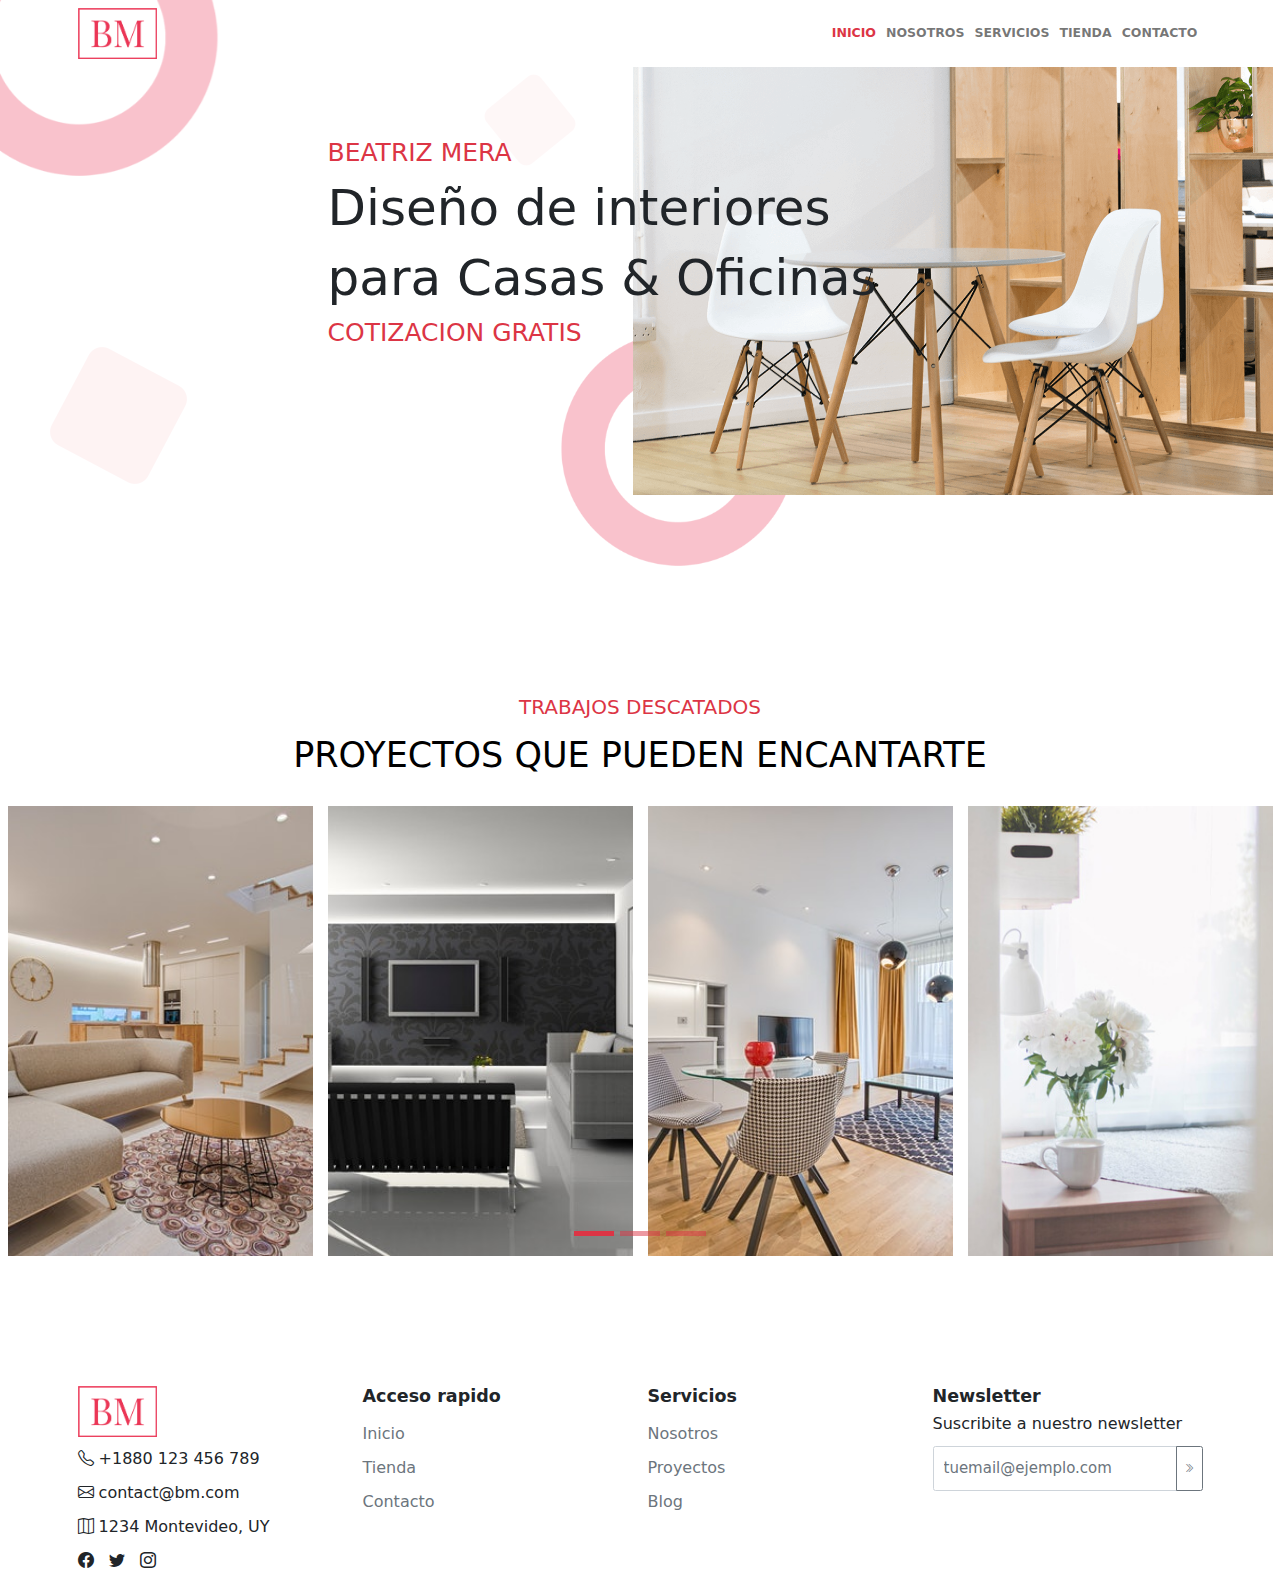
<file: index.html>
<!DOCTYPE html>
<html lang="en">

<head>
  <meta charset="UTF-8">
  <meta http-equiv="X-UA-Compatible" content="IE=edge">
  <meta name="viewport" content="width=device-width, initial-scale=1.0">
  <title>Desafio Coder</title>
  <link rel="stylesheet" href="css/bootstrap.min.css">
  <link rel="stylesheet" href="css/app.css">
</head>

<body>
  <header class="header">
    <img src="assets/images/shapes/shape-1.png" class="shape-left">
    <img src="assets/images/shapes/shape-3.png" class="shape-animation">
    <img src="assets/images/shapes/shape-2.png" class="shape-animation-top">

    <nav class="navbar navbar-expand-lg navbar-light bg-white container-fluid fixed-top ">
      <div class="container-xl">
        <a class="navbar-brand" href="#">
          <img src="assets/images/logo.png" class="nav__logo" alt="logo">
        </a>
        <button class="navbar-toggler" type="button" data-bs-toggle="collapse" data-bs-target="#navegacion">
          <span class="navbar-toggler-icon"></span>
        </button>
        <div class="collapse navbar-collapse justify-content-end" id="navegacion">
          <div class="navbar-nav text-uppercase fs-5 fw-bold ">
            <a class="nav-link active text-danger" href="index.html">Inicio</a>
            <a class="nav-link" href="nosotros.html">Nosotros</a>
            <a class="nav-link" href="servicios.html">Servicios</a>
            <a class="nav-link" href="tienda.html">Tienda</a>
            <a class="nav-link" href="contacto.html">Contacto</a>
          </div>
        </div>
      </div>
    </nav>

    <div class="row header__hero align-items-center justify-content-center container-fluid">
      <div class="col-12 col-xl-6 header__content ">
        <h1>
          <p class="text-uppercase text-danger">beatriz mera</p>
          <p class="display-1">Diseño de interiores</p>
          <p class="display-1">para Casas & Oficinas</p>
          <p class="text-uppercase text-danger">cotizacion gratis</p>
        </h1>
      </div>
      <div class="col-6 header__bg">
        <img src="assets/images/shapes/shape-4.png" class="shape-bg">
      </div>
    </div>
  </header>


  <main>

    <section class="proyectos container-fluid">
      <h3 class="text-center text-danger text-uppercase fs-2 mb-4">trabajos descatados</h3>
      <h2 class="text-center text-black text-uppercase display-4  mb-5"> proyectos que pueden encantarte</h2>
      <div class="row">
        <div class="col-12">
          <div id="carCoder" class="carousel" data-bs-ride="carousel">
            <div class="carousel-indicators">
              <button type="button" data-bs-target="#carCoder" data-bs-slide-to="0" class="active bg-danger"></button>
              <button type="button" class="bg-danger" data-bs-target="#carCoder" data-bs-slide-to="1"></button>
              <button type="button" class="bg-danger test-4" data-bs-target="#carCoder" data-bs-slide-to="2"></button>
            </div>

            <div class="carousel-inner">
              <div class="carousel-item active">
                <div class="row">
                  <div class="col-12 col-sm-6 col-lg-4 col-xl-3">
                    <img src="assets/images/proyectos/p-1.jpg" class="img-fluid img-car">
                  </div>
                  <div class="d-none d-sm-block col-sm-6 col-lg-4 col-xl-3">
                    <img src="assets/images/proyectos/p-2.jpg" class="img-fluid img-car">
                  </div>
                  <div class="col-3 d-none d-lg-block col-lg-4 col-xl-3">
                    <img src="assets/images/proyectos/p-3.jpg" class="img-fluid img-car">
                  </div>
                  <div class="col-3 d-none d-xl-block col-xl-3">
                    <img src="assets/images/proyectos/p-4.jpg" class="img-fluid img-car">
                  </div>
                </div>
              </div>

              <div class="carousel-item">
                <div class="row">
                  <div class="col-12 col-sm-6 col-lg-4 col-xl-3">
                    <img src="assets/images/proyectos/p-5.jpg" class="img-fluid img-car">
                  </div>
                  <div class="d-none d-sm-block col-sm-6 col-lg-4 col-xl-3">
                    <img src="assets/images/proyectos/p-6.jpg" class="img-fluid img-car">
                  </div>
                  <div class="col-3 d-none d-lg-block col-lg-4 col-xl-3">
                    <img src="assets/images/proyectos/p-7.jpg" class="img-fluid img-car">
                  </div>
                  <div class="col-3 d-none d-xl-block col-xl-3">
                    <img src="assets/images/proyectos/p-8.jpg" class="img-fluid img-car">
                  </div>
                </div>
              </div>

              <div class="carousel-item">
                <div class="row">
                  <div class="col-12 col-sm-6 col-lg-4 col-xl-3">
                    <img src="assets/images/proyectos/p-9.jpg" class="img-fluid img-car">
                  </div>
                  <div class="d-none d-sm-block col-sm-6 col-lg-4 col-xl-3">
                    <img src="assets/images/proyectos/p-10.jpg" class="img-fluid img-car">
                  </div>
                  <div class="col-3 d-none d-lg-block col-lg-4 col-xl-3">
                    <img src="assets/images/proyectos/p-11.jpg" class="img-fluid img-car">
                  </div>
                  <div class="col-3 d-none d-xl-block col-xl-3">
                    <img src="assets/images/proyectos/p-12.jpg" class="img-fluid img-car">
                  </div>
                </div>
              </div>

            </div>
          </div>
        </div>
      </div>
    </section>

  </main>

  <footer class="footer container-xl pb-2">
    <div class="row ">
      <div class="col-12 col-md-4  col-lg-3 mt-5">
        <img src="assets/images/logo.png" class="nav__logo">
        <div class="footer__info d-flex flex-column p-0 m-0">
          <a><i class="bi bi-telephone"></i> +1880 123 456 789</a>
          <a><i class="bi bi-envelope"></i> contact@bm.com</a>
          <a><i class="bi bi-map"></i> 1234 Montevideo, UY</a>
        </div>
        <div class="footer__socials d-row">
          <i class="bi bi-facebook me-3"></i>
          <i class="bi bi-twitter me-3"></i>
          <i class="bi bi-instagram me-3"></i>
        </div>

      </div>
      <div class="col-12 col-sm-6 col-md-4 col-lg-3  mt-5 ">
        <h3 class=" fw-bold">Acceso rapido</h3>
        <div class="footer__info d-flex flex-column text-decoration-none">
          <a href="index.html" class="text-secondary">Inicio</a>
          <a href="tienda.html" class="text-secondary">Tienda</a>
          <a href="contacto.html" class="text-secondary">Contacto</a>
        </div>

      </div>
      <div class="col-12  col-sm-6 col-md-4 col-lg-3 mt-5">
        <h3 class=" fw-bold">Servicios</h3>
        <div class="footer__info d-flex flex-column">
          <a href="nosotros.html" class="text-secondary">Nosotros</a>
          <a href="servicios.html" class="text-secondary">Proyectos</a>
          <a href="#" class="text-secondary">Blog</a>
        </div>
      </div>
      <div class="col-6 col-sm-4 col-lg-3  mt-5">
        <h3 class=" fw-bold ">Newsletter</h3>
        <p class="text-nowrap">Suscribite a nuestro newsletter</p>
        <div class="input-group">
          <input type="email" class="form-control p-3 fs-4" placeholder="tuemail@ejemplo.com">
          <button class="btn btn-outline-secondary" type="button"><i class="bi bi-chevron-double-right"></i></button>
        </div>
      </div>
    </div>

  </footer>




  <script src="js/bootstrap.bundle.min.js"></script>
</body>

</html>
</file>
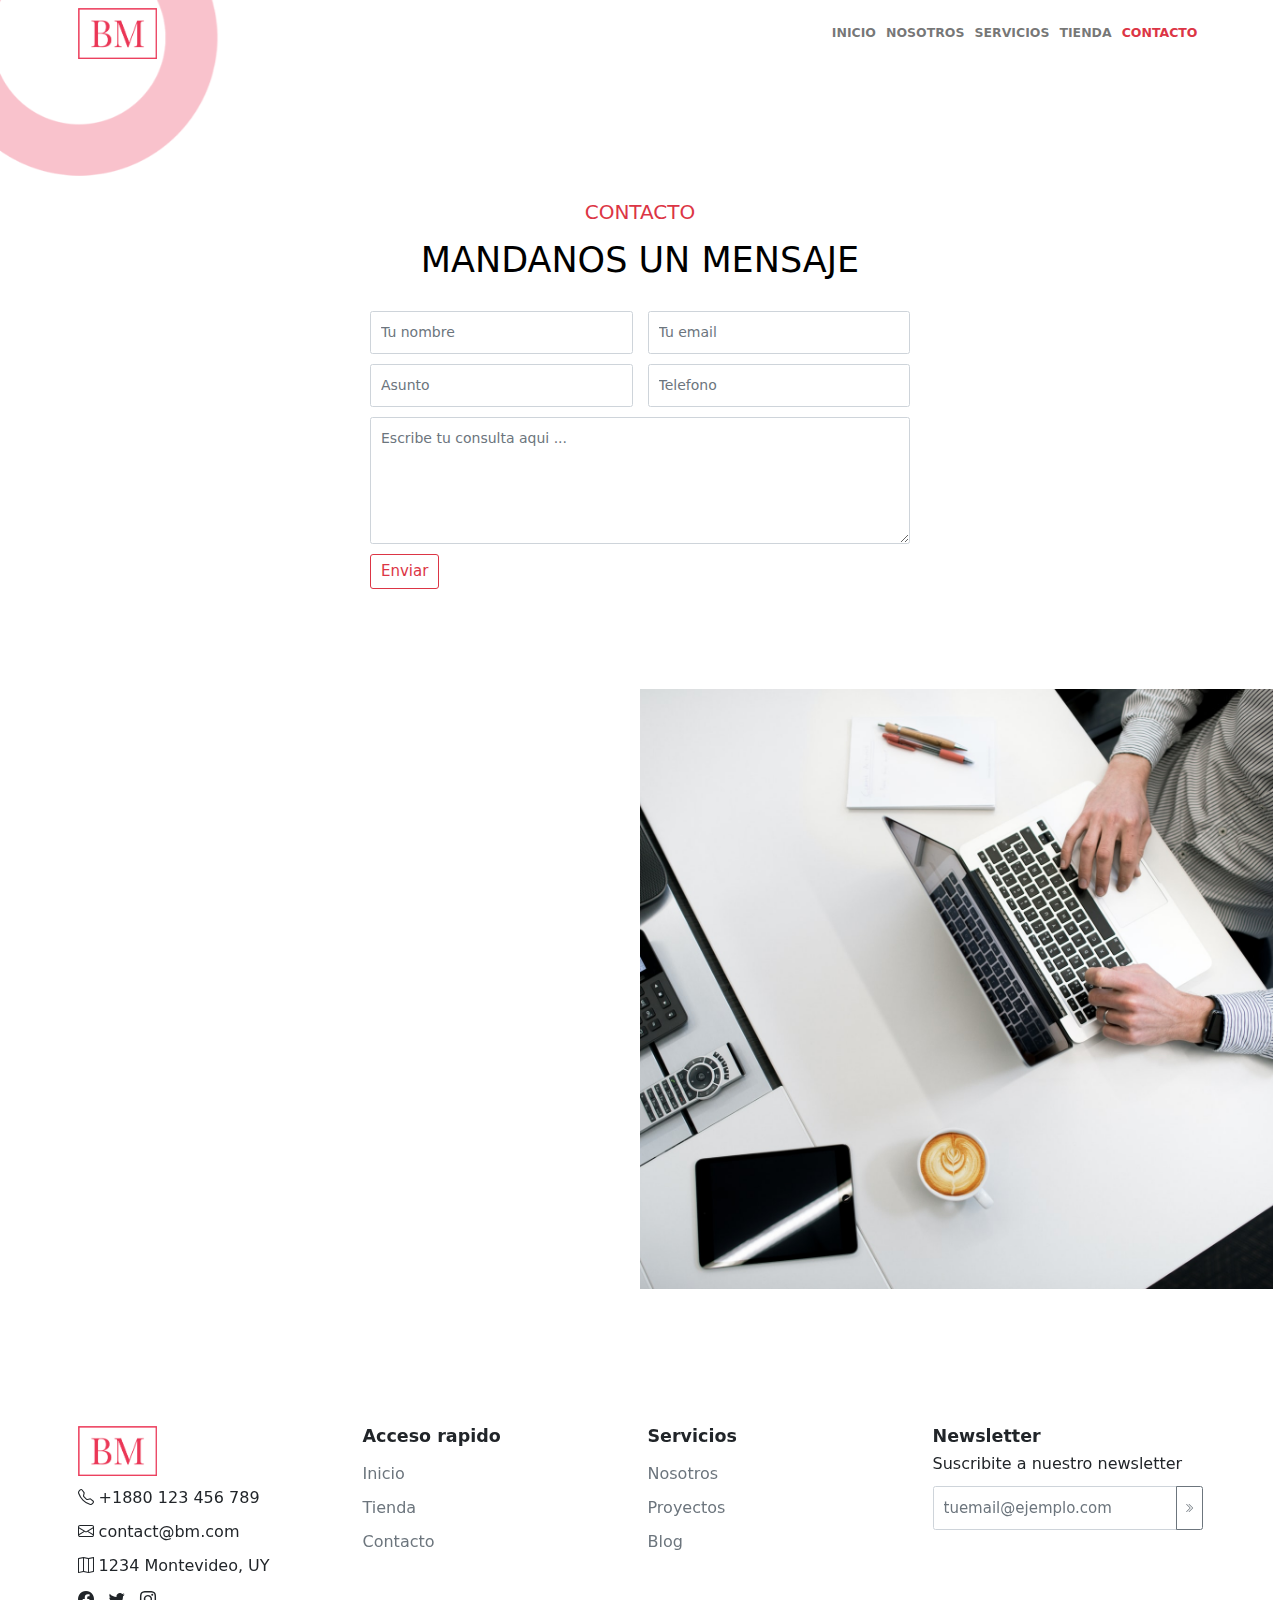
<file: contacto.html>
<!DOCTYPE html>
<html lang="en">

<head>
  <meta charset="UTF-8">
  <meta http-equiv="X-UA-Compatible" content="IE=edge">
  <meta name="viewport" content="width=device-width, initial-scale=1.0">
  <title>Desafio Coder</title>
  <link rel="stylesheet" href="css/bootstrap.min.css">
  <link rel="stylesheet" href="css/app.css">
</head>

<body>

  <header class="header">
    <nav class="navbar navbar-expand-lg navbar-light bg-white container-fluid fixed-top">
      <img src="assets/images/shapes/shape-1.png" class="shape-left">
      <div class="container-xl">
        <a class="navbar-brand" href="#">
          <img src="assets/images/logo.png" class="nav__logo" alt="logo">
        </a>
        <button class="navbar-toggler" type="button" data-bs-toggle="collapse" data-bs-target="#navegacion">
          <span class="navbar-toggler-icon"></span>
        </button>
        <div class="collapse navbar-collapse justify-content-end" id="navegacion">
          <div class="navbar-nav text-uppercase fs-5 fw-bold ">
            <a class="nav-link" href="index.html">Inicio</a>
            <a class="nav-link" href="nosotros.html">Nosotros</a>
            <a class="nav-link" href="servicios.html">Servicios</a>
            <a class="nav-link" href="tienda.html">Tienda</a>
            <a class="nav-link active text-danger" href="contacto.html">Contacto</a>
          </div>
        </div>
      </div>
    </nav>
  </header>

  <main>

    <section class="contacto container-xl">
      <div class="text-center">
        <h3 class="text-center text-danger text-uppercase fs-2 mb-4">Contacto</h3>
        <h2 class="text-center text-black text-uppercase display-4  mb-5">Mandanos un mensaje</h2>
      </div>

      <div class="row justify-content-center">
        <form class="row col-md-8 col-lg-6">
          <div class="col-12 col-sm-6  mb-3">
            <input type="text" class="form-control" placeholder="Tu nombre">
          </div>
          <div class="col-12 col-sm-6 mb-3">
            <input type="email" class="form-control" placeholder="Tu email">
          </div>
          <div class="col-12 col-sm-6 mb-3">
            <input type="email" class="form-control" placeholder="Asunto">
          </div>
          <div class="col-12 col-sm-6 mb-3">
            <input type="email" class="form-control" placeholder="Telefono">
          </div>
          <div class="col-12 mb-3">
            <textarea class="form-control" id="mnsj" cols="30" rows="5"
              placeholder="Escribe tu consulta aqui ..."></textarea>
          </div>
          <div class="col-3">
            <button type="submit" class="btn btn-outline-danger fs-4 btn-lg">Enviar</button>
          </div>
        </form>
      </div>
    </section>

    <div class="container-fluid">
      <div class="row g-0">
        <div class="col-12 col-sm-6">
          <iframe width="100%" height="600px" frameborder="0" scrolling="no" marginheight="0" marginwidth="0"
            src="https://maps.google.com/maps?width=100%25&amp;height=600&amp;hl=en&amp;q=uruguay%20montevideo+(Design)&amp;t=&amp;z=14&amp;ie=UTF8&amp;iwloc=B&amp;output=embed"><a
              href="#"></a></iframe>
        </div>
        <div class="col-12 col-sm-6">
          <img src="assets/images/contactobg.jpg" class="contacto__img">
        </div>
      </div>
    </div>

  </main>

  <footer class="footer container-xl pb-2">
    <div class="row ">
      <div class="col-12 col-md-4  col-lg-3 mt-5">
        <img src="assets/images/logo.png" class="nav__logo">
        <div class="footer__info d-flex flex-column p-0 m-0">
          <a><i class="bi bi-telephone"></i> +1880 123 456 789</a>
          <a><i class="bi bi-envelope"></i> contact@bm.com</a>
          <a><i class="bi bi-map"></i> 1234 Montevideo, UY</a>
        </div>
        <div class="footer__socials d-row">
          <i class="bi bi-facebook me-3"></i>
          <i class="bi bi-twitter me-3"></i>
          <i class="bi bi-instagram me-3"></i>
        </div>

      </div>
      <div class="col-12 col-sm-6 col-md-4 col-lg-3  mt-5 ">
        <h3 class=" fw-bold">Acceso rapido</h3>
        <div class="footer__info d-flex flex-column text-decoration-none">
          <a href="index.html" class="text-secondary">Inicio</a>
          <a href="tienda.html" class="text-secondary">Tienda</a>
          <a href="contacto.html" class="text-secondary">Contacto</a>
        </div>

      </div>
      <div class="col-12  col-sm-6 col-md-4 col-lg-3 mt-5">
        <h3 class=" fw-bold">Servicios</h3>
        <div class="footer__info d-flex flex-column">
          <a href="nosotros.html" class="text-secondary">Nosotros</a>
          <a href="servicios.html" class="text-secondary">Proyectos</a>
          <a href="#" class="text-secondary">Blog</a>
        </div>
      </div>
      <div class="col-6 col-sm-4 col-lg-3  mt-5">
        <h3 class=" fw-bold ">Newsletter</h3>
        <p class="text-nowrap">Suscribite a nuestro newsletter</p>
        <div class="input-group">
          <input type="email" class="form-control p-3 fs-4" placeholder="tuemail@ejemplo.com">
          <button class="btn btn-outline-secondary" type="button"><i class="bi bi-chevron-double-right"></i></button>
        </div>
      </div>
    </div>

  </footer>




  <script src="js/bootstrap.bundle.min.js"></script>
</body>

</html>
</file>
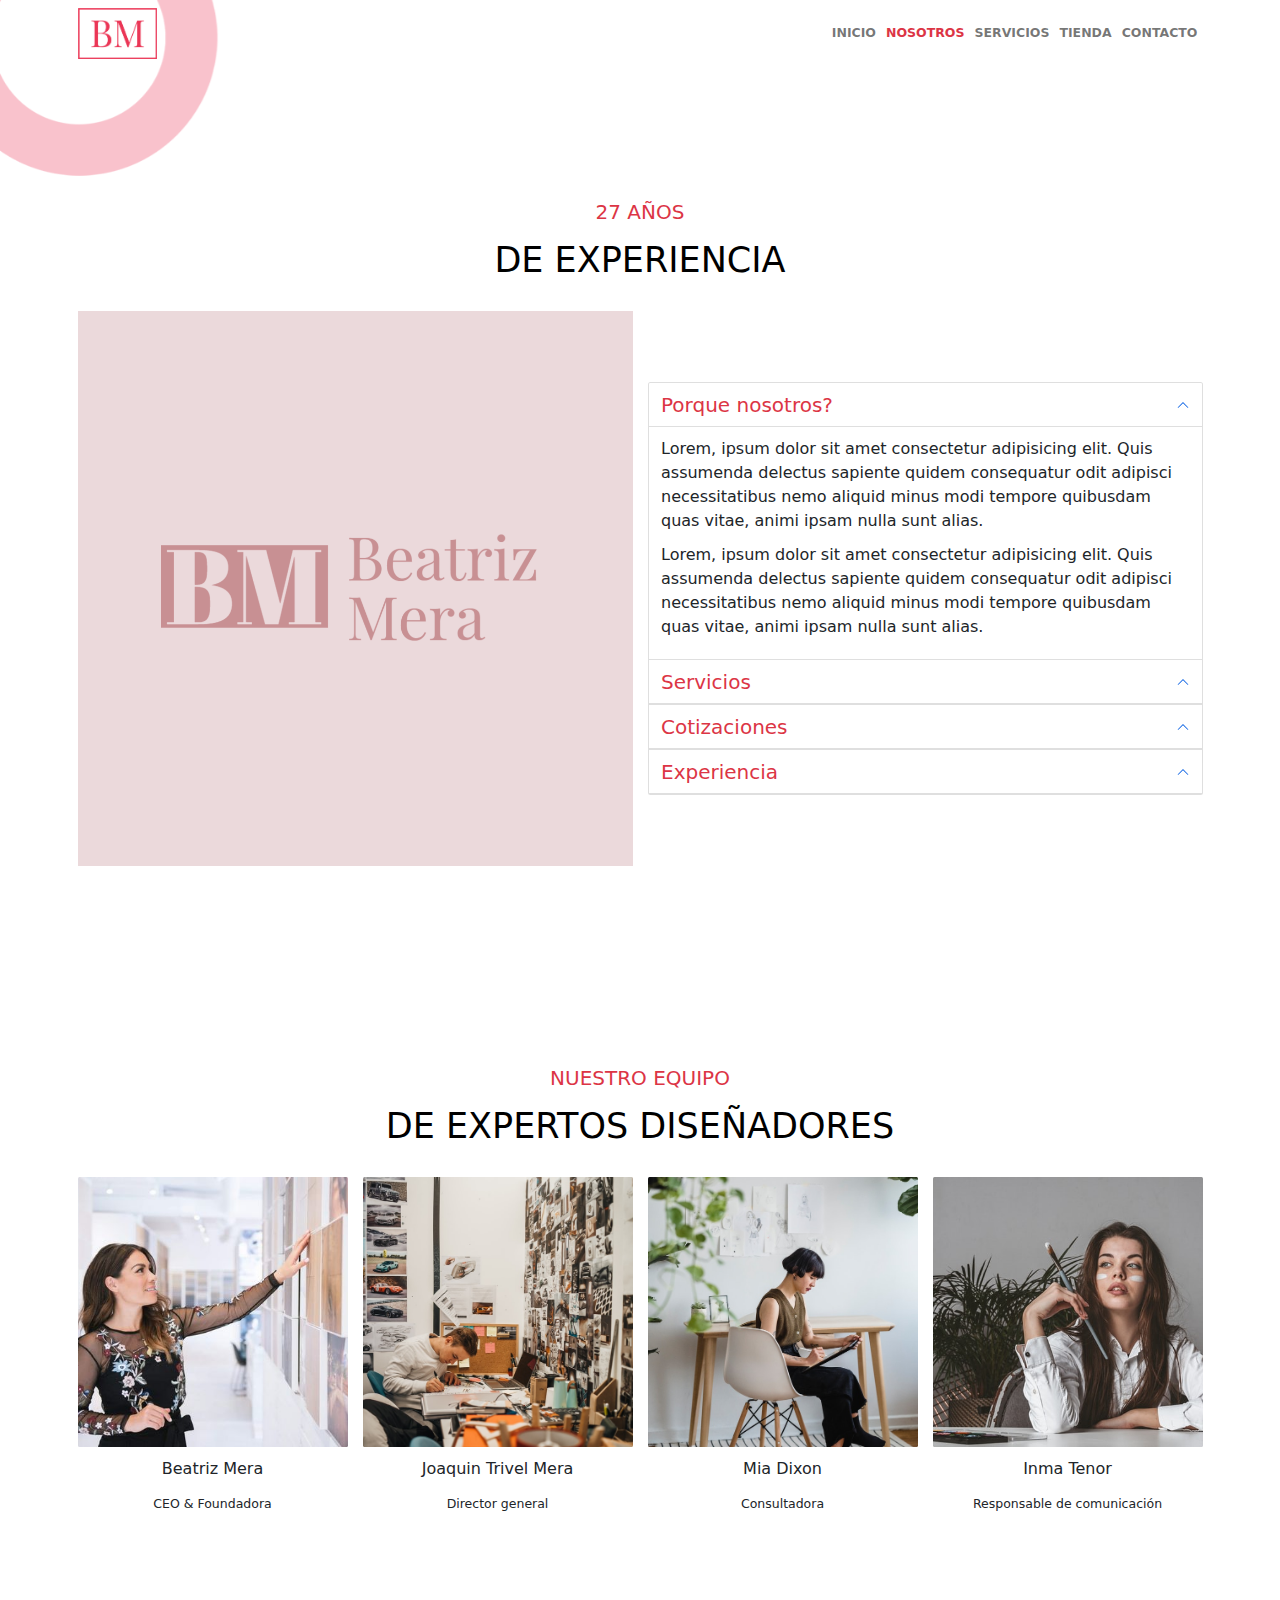
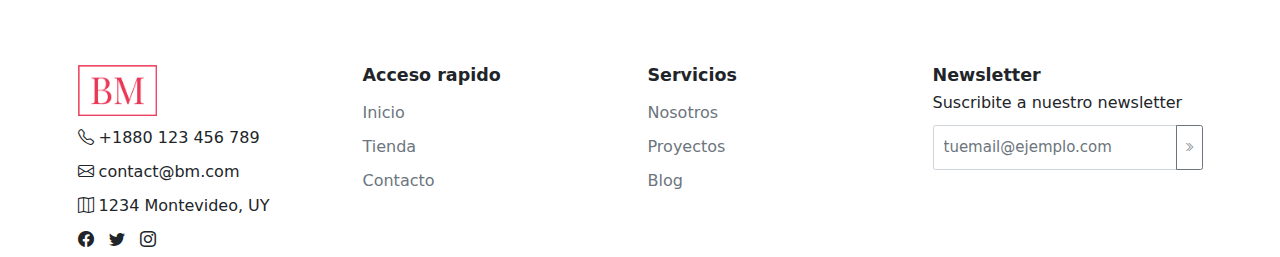
<file: nosotros.html>
<!DOCTYPE html>
<html lang="en">

<head>
  <meta charset="UTF-8">
  <meta http-equiv="X-UA-Compatible" content="IE=edge">
  <meta name="viewport" content="width=device-width, initial-scale=1.0">
  <title>Desafio Coder</title>
  <link rel="stylesheet" href="css/bootstrap.min.css">
  <link rel="stylesheet" href="css/app.css">
</head>

<body>

  <header class="header">
    <nav class="navbar navbar-expand-lg navbar-light bg-white container-fluid fixed-top">
      <img src="assets/images/shapes/shape-1.png" class="shape-left">
      <div class="container-xl">
        <a class="navbar-brand" href="#">
          <img src="assets/images/logo.png" class="nav__logo" alt="logo">
        </a>
        <button class="navbar-toggler" type="button" data-bs-toggle="collapse" data-bs-target="#navegacion">
          <span class="navbar-toggler-icon"></span>
        </button>
        <div class="collapse navbar-collapse justify-content-end" id="navegacion">
          <div class="navbar-nav text-uppercase fs-5 fw-bold ">
            <a class="nav-link" href="index.html">Inicio</a>
            <a class="nav-link active text-danger" href="nosotros.html">Nosotros</a>
            <a class="nav-link" href="servicios.html">Servicios</a>
            <a class="nav-link" href="tienda.html">Tienda</a>
            <a class="nav-link" href="contacto.html">Contacto</a>
          </div>
        </div>
      </div>
    </nav>
  </header>

  <main>

    <section class="nosotros container-lg">
      <div class="text-center">
        <h3 class="text-center text-danger text-uppercase fs-2 mb-4">27 años</h3>
        <h2 class="text-center text-black text-uppercase display-4  mb-5"> de experiencia</h2>
      </div>

      <div class="row align-items-center">
        <div class="col-12 col-md-6">
          <img src="assets/images/nosotros.png" class="img-fluid">
        </div>

        <div class="col-12 col-md-6">
          <div class="accordion" id="faq">

            <div class="accordion-item">
              <h2 class="accordion-header" id="heading-1">
                <button class="accordion-button bg-white text-danger fs-2" type="button" data-bs-toggle="collapse"
                  data-bs-target="#faq-1">
                  Porque nosotros?
                </button>
              </h2>
              <div id="faq-1" class="accordion-collapse collapse show" data-bs-parent="#faq">
                <div class="accordion-body">
                  <p>Lorem, ipsum dolor sit amet consectetur adipisicing elit. Quis assumenda delectus sapiente quidem
                    consequatur odit adipisci necessitatibus nemo aliquid minus modi tempore quibusdam quas vitae, animi
                    ipsam nulla sunt alias.</p>
                  <p>Lorem, ipsum dolor sit amet consectetur adipisicing elit. Quis assumenda delectus sapiente quidem
                    consequatur odit adipisci necessitatibus nemo aliquid minus modi tempore quibusdam quas vitae, animi
                    ipsam nulla sunt alias.</p>
                </div>
              </div>
            </div>

            <div class="accordion-item">
              <h2 class="accordion-header" id="heading-2">
                <button class="accordion-button bg-white text-danger fs-2" type="button" data-bs-toggle="collapse"
                  data-bs-target="#faq-2">
                  Servicios
                </button>
              </h2>
              <div id="faq-2" class="accordion-collapse collapse" data-bs-parent="#faq">
                <div class="accordion-body">
                  <p>Lorem, ipsum dolor sit amet consectetur adipisicing elit. Quis assumenda delectus sapiente quidem
                    consequatur odit adipisci necessitatibus nemo aliquid minus modi tempore quibusdam quas vitae, animi
                    ipsam nulla sunt alias.</p>
                  <p>Lorem, ipsum dolor sit amet consectetur adipisicing elit. Quis assumenda delectus sapiente quidem
                    consequatur odit adipisci necessitatibus nemo aliquid minus modi tempore quibusdam quas vitae, animi
                    ipsam nulla sunt alias.</p>
                </div>
              </div>
            </div>

            <div class="accordion-item">
              <h2 class="accordion-header" id="heading-3">
                <button class="accordion-button bg-white text-danger fs-2" type="button" data-bs-toggle="collapse"
                  data-bs-target="#faq-3">
                  Cotizaciones
                </button>
              </h2>
              <div id="faq-3" class="accordion-collapse collapse" data-bs-parent="#faq">
                <div class="accordion-body">
                  <p>Lorem, ipsum dolor sit amet consectetur adipisicing elit. Quis assumenda delectus sapiente quidem
                    consequatur odit adipisci necessitatibus nemo aliquid minus modi tempore quibusdam quas vitae, animi
                    ipsam nulla sunt alias.</p>
                  <p>Lorem, ipsum dolor sit amet consectetur adipisicing elit. Quis assumenda delectus sapiente quidem
                    consequatur odit adipisci necessitatibus nemo aliquid minus modi tempore quibusdam quas vitae, animi
                    ipsam nulla sunt alias.</p>
                </div>
              </div>
            </div>

            <div class="accordion-item">
              <h2 class="accordion-header" id="heading-4">
                <button class="accordion-button bg-white text-danger fs-2" type="button" data-bs-toggle="collapse"
                  data-bs-target="#faq-4">
                  Experiencia
                </button>
              </h2>
              <div id="faq-4" class="accordion-collapse collapse" data-bs-parent="#faq">
                <div class="accordion-body">
                  <p>Lorem, ipsum dolor sit amet consectetur adipisicing elit. Quis assumenda delectus sapiente quidem
                    consequatur odit adipisci necessitatibus nemo aliquid minus modi tempore quibusdam quas vitae, animi
                    ipsam nulla sunt alias.</p>
                  <p>Lorem, ipsum dolor sit amet consectetur adipisicing elit. Quis assumenda delectus sapiente quidem
                    consequatur odit adipisci necessitatibus nemo aliquid minus modi tempore quibusdam quas vitae, animi
                    ipsam nulla sunt alias.</p>
                </div>
              </div>
            </div>

          </div>
        </div>
      </div>

      <div class="row equipo">
        <div class="text-center">
          <h3 class="text-center text-danger text-uppercase fs-2 mb-4">Nuestro Equipo</h3>
          <h2 class="text-center text-black text-uppercase display-4  mb-5"> de expertos diseñadores</h2>
        </div>

        <div class=" col-sm-6  col-lg-3  ">
          <div class="card">
            <img src="assets/images/team/member-1.jpg" class="card-img">
            <div class="card-body text-center">
              <p>Beatriz Mera</p>
              <span class="lead">CEO & Foundadora</span>
              <p></p>
            </div>
          </div>
        </div>

        <div class=" col-sm-6  col-lg-3">
          <div class="card">
            <img src="assets/images/team/member-2.jpg" class="card-img">
            <div class="card-body text-center">
              <p>Joaquin Trivel Mera</p>
              <span class="lead">Director general</span>
              <p></p>
            </div>
          </div>
        </div>

        <div class=" col-sm-6  col-lg-3">
          <div class="card">
            <img src="assets/images/team/member-3.jpg" class="card-img">
            <div class="card-body text-center">
              <p>Mia Dixon</p>
              <span class="lead">Consultadora</span>
              <p></p>
            </div>
          </div>
        </div>

        <div class=" col-sm-6  col-lg-3">
          <div class="card">
            <img src="assets/images/team/member-4.jpg" class="card-img">
            <div class="card-body text-center">
              <p>Inma Tenor</p>
              <span class="lead">Responsable de comunicación</span>
              <p></p>
            </div>
          </div>
        </div>

      </div>


    </section>

  </main>

  <footer class="footer container-xl pb-2">
    <div class="row ">
      <div class="col-12 col-md-4  col-lg-3 mt-5">
        <img src="assets/images/logo.png" class="nav__logo">
        <div class="footer__info d-flex flex-column p-0 m-0">
          <a><i class="bi bi-telephone"></i> +1880 123 456 789</a>
          <a><i class="bi bi-envelope"></i> contact@bm.com</a>
          <a><i class="bi bi-map"></i> 1234 Montevideo, UY</a>
        </div>
        <div class="footer__socials d-row">
          <i class="bi bi-facebook me-3"></i>
          <i class="bi bi-twitter me-3"></i>
          <i class="bi bi-instagram me-3"></i>
        </div>

      </div>
      <div class="col-12 col-sm-6 col-md-4 col-lg-3  mt-5 ">
        <h3 class=" fw-bold">Acceso rapido</h3>
        <div class="footer__info d-flex flex-column text-decoration-none">
          <a href="index.html" class="text-secondary">Inicio</a>
          <a href="tienda.html" class="text-secondary">Tienda</a>
          <a href="contacto.html" class="text-secondary">Contacto</a>
        </div>

      </div>
      <div class="col-12  col-sm-6 col-md-4 col-lg-3 mt-5">
        <h3 class=" fw-bold">Servicios</h3>
        <div class="footer__info d-flex flex-column">
          <a href="nosotros.html" class="text-secondary">Nosotros</a>
          <a href="servicios.html" class="text-secondary">Proyectos</a>
          <a href="#" class="text-secondary">Blog</a>
        </div>
      </div>
      <div class="col-6 col-sm-4 col-lg-3  mt-5">
        <h3 class=" fw-bold ">Newsletter</h3>
        <p class="text-nowrap">Suscribite a nuestro newsletter</p>
        <div class="input-group">
          <input type="email" class="form-control p-3 fs-4" placeholder="tuemail@ejemplo.com">
          <button class="btn btn-outline-secondary" type="button"><i class="bi bi-chevron-double-right"></i></button>
        </div>
      </div>
    </div>

  </footer>




  <script src="js/bootstrap.bundle.min.js"></script>
</body>

</html>
</file>
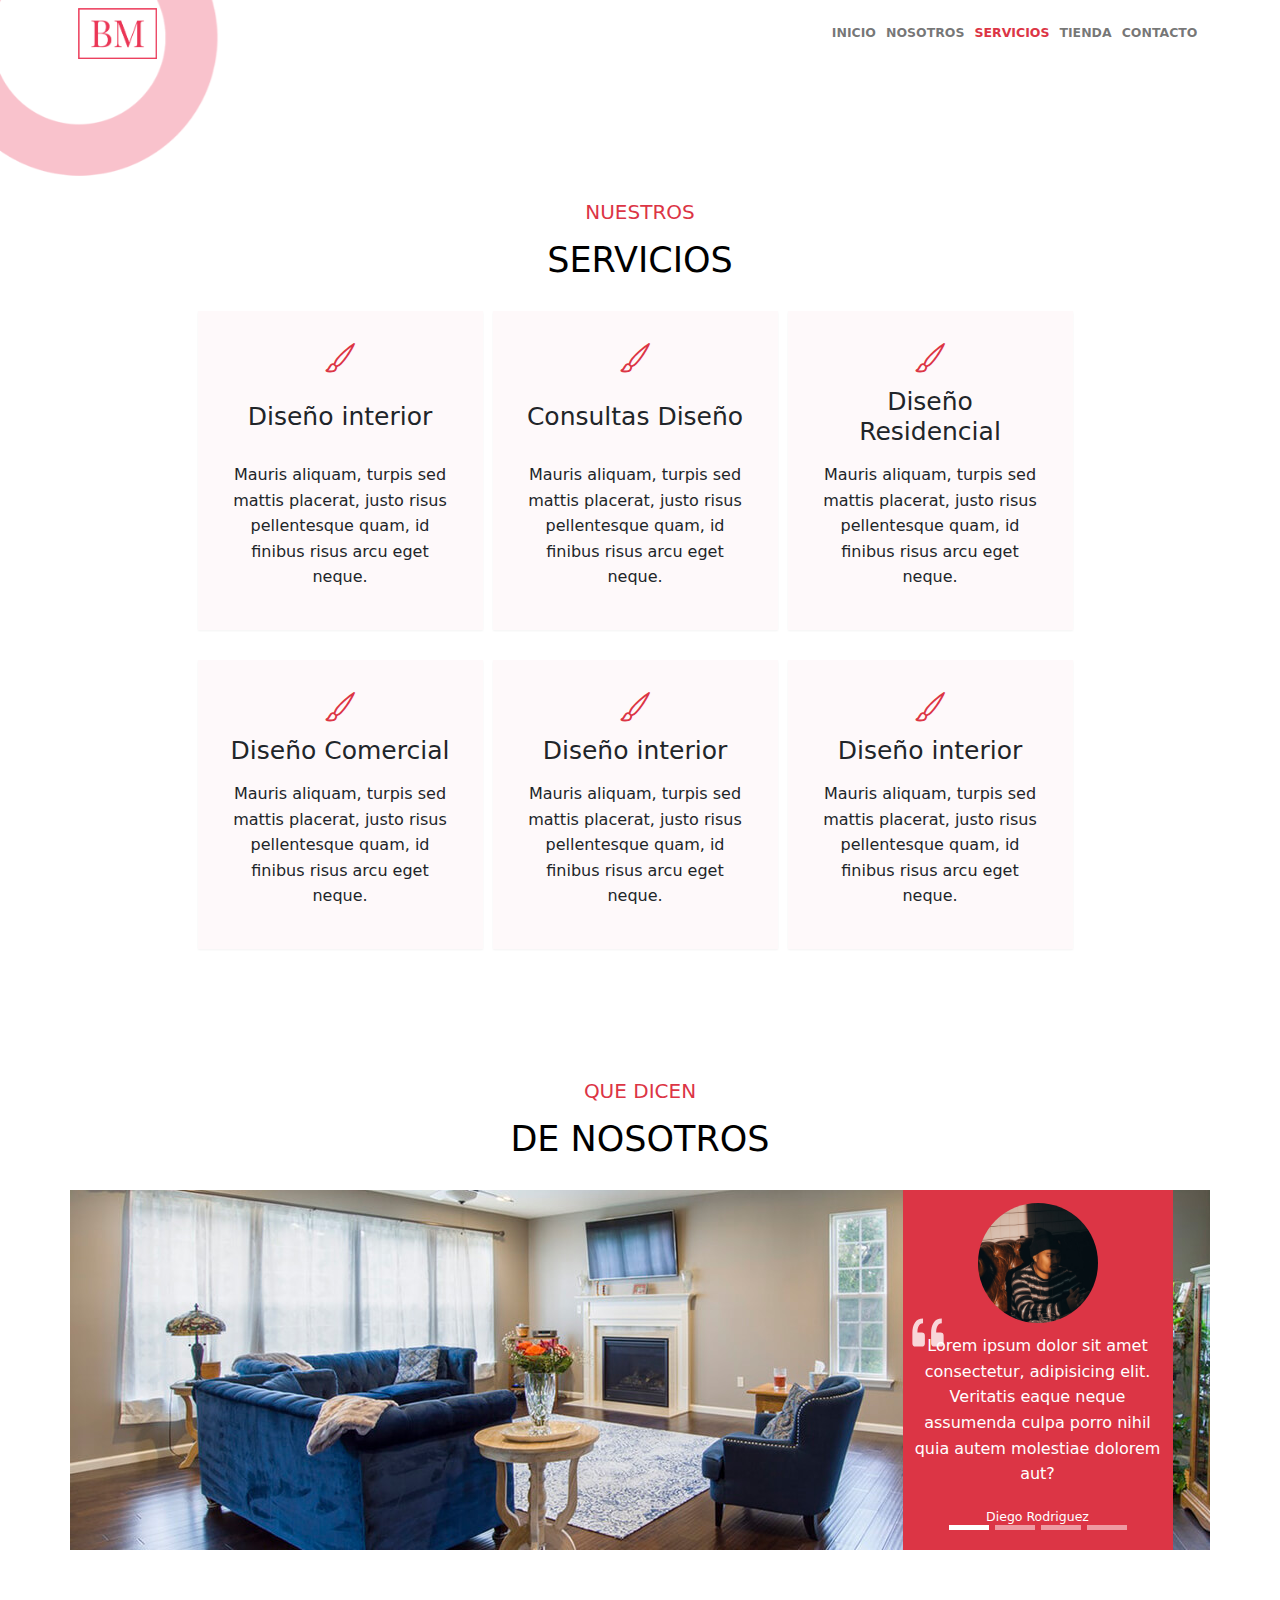
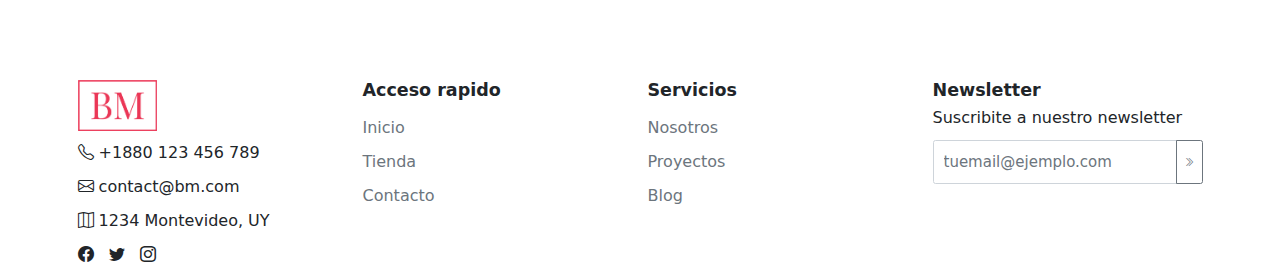
<file: servicios.html>
<!DOCTYPE html>
<html lang="en">

<head>
  <meta charset="UTF-8">
  <meta http-equiv="X-UA-Compatible" content="IE=edge">
  <meta name="viewport" content="width=device-width, initial-scale=1.0">
  <title>Desafio Coder</title>
  <link rel="stylesheet" href="css/bootstrap.min.css">
  <link rel="stylesheet" href="css/app.css">
</head>

<body>

  <header class="header">
    <nav class="navbar navbar-expand-lg navbar-light bg-white container-fluid fixed-top">
      <img src="assets/images/shapes/shape-1.png" class="shape-left">
      <div class="container-xl">
        <a class="navbar-brand" href="#">
          <img src="assets/images/logo.png" class="nav__logo" alt="logo">
        </a>
        <button class="navbar-toggler" type="button" data-bs-toggle="collapse" data-bs-target="#navegacion">
          <span class="navbar-toggler-icon"></span>
        </button>
        <div class="collapse navbar-collapse justify-content-end" id="navegacion">
          <div class="navbar-nav text-uppercase fs-5 fw-bold ">
            <a class="nav-link" href="index.html">Inicio</a>
            <a class="nav-link" href="nosotros.html">Nosotros</a>
            <a class="nav-link active text-danger" href="servicios.html">Servicios</a>
            <a class="nav-link" href="tienda.html">Tienda</a>
            <a class="nav-link" href="contacto.html">Contacto</a>
          </div>
        </div>
      </div>
    </nav>
  </header>

  <main>

    <div class="servicios container-xl">
      <div class="text-center">
        <h3 class="text-center text-danger text-uppercase fs-2 mb-4">Nuestros</h3>
        <h2 class="text-center text-black text-uppercase display-4  mb-5"> Servicios</h2>
      </div>

      <div class="row my-5 justify-content-center">
        <div class="col-10 col-sm-6 col-md-4 col-lg-3 p-5 mb-5 servicios__card ">
          <i class="bi bi-brush text-danger display-5"></i>
          <h2 class="fs-1 ">Diseño interior</h2>
          <p>Mauris aliquam, turpis sed mattis placerat, justo risus pellentesque quam, id finibus risus arcu eget
            neque.</p>
        </div>

        <div class="col-10 col-sm-6 col-md-4 col-lg-3 p-5 mb-5  servicios__card">
          <i class="bi bi-brush text-danger display-5"></i>
          <h2 class="fs-1 ">Consultas Diseño</h2>
          <p>Mauris aliquam, turpis sed mattis placerat, justo risus pellentesque quam, id finibus risus arcu eget
            neque.</p>
        </div>

        <div class="col-10 col-sm-6 p-5 col-md-4 col-lg-3  mb-5  servicios__card">
          <i class="bi bi-brush text-danger display-5"></i>
          <h2 class="fs-1 ">Diseño Residencial</h2>
          <p>Mauris aliquam, turpis sed mattis placerat, justo risus pellentesque quam, id finibus risus arcu eget
            neque.</p>
        </div>

        <div class="col-10 col-sm-6 col-md-4 col-lg-3 p-5 mb-5 servicios__card">
          <i class="bi bi-brush text-danger display-5"></i>
          <h2 class="fs-1">Diseño Comercial</h2>
          <p>Mauris aliquam, turpis sed mattis placerat, justo risus pellentesque quam, id finibus risus arcu eget
            neque.</p>
        </div>

        <div class="col-10 col-sm-6 col-md-4 col-lg-3 p-5 mb-5 servicios__card">
          <i class="bi bi-brush text-danger display-5"></i>
          <h2 class="fs-1 ">Diseño interior</h2>
          <p>Mauris aliquam, turpis sed mattis placerat, justo risus pellentesque quam, id finibus risus arcu eget
            neque.</p>
        </div>

        <div class="col-10 col-sm-6 col-md-4 col-lg-3 p-5 mb-5 servicios__card">
          <i class="bi bi-brush text-danger display-5"></i>
          <h2 class="fs-1 ">Diseño interior</h2>
          <p>Mauris aliquam, turpis sed mattis placerat, justo risus pellentesque quam, id finibus risus arcu eget
            neque.</p>
        </div>

      </div>
    </div>


    <div class="testimoniales container-xl ">
      <div class="text-center">
        <h3 class="text-center text-danger text-uppercase fs-2 mb-4">Que dicen</h3>
        <h2 class="text-center text-black text-uppercase display-4  mb-5"> de nosotros</h2>
      </div>

      <div class="row testimoniales__bg align-items-center justify-content-center justify-content-md-end">

        <div class="col-10 col-sm-6 col-md-5 col-lg-4 col-xl-3 mx-5">
          <div id="carTesti" class="carousel slide" data-bs-ride="carousel">

            <div class="carousel-indicators">
              <button type="button" data-bs-target="#carTesti" data-bs-slide-to="0" class="active"></button>
              <button type="button" data-bs-target="#carTesti" data-bs-slide-to="1"></button>
              <button type="button" data-bs-target="#carTesti" data-bs-slide-to="2"></button>
              <button type="button" data-bs-target="#carTesti" data-bs-slide-to="3"></button>
            </div>

            <div class="carousel-inner">
              <div class="carousel-item active ">
                <div
                  class="testimonial__card bg-danger text-white -white d-flex flex-column align-items-center justify-content-center py-2">
                  <img src="assets/images/testimoniales/test-1.jpg" class="testimonial__img img-fluid">
                  <p class="p-3">Lorem ipsum dolor sit amet consectetur, adipisicing elit. Veritatis eaque neque
                    assumenda culpa
                    porro nihil quia autem molestiae dolorem aut?</p>
                  <p class="lead">Diego Rodriguez</p>
                </div>
              </div>

              <div class="carousel-item ">
                <div
                  class="testimonial__card bg-danger text-white -white d-flex flex-column align-items-center justify-content-center py-2">
                  <img src="assets/images/testimoniales/test-2.jpg" class="testimonial__img img-fluid">
                  <p class="">Lorem ipsum dolor sit amet consectetur, adipisicing elit. Veritatis eaque neque
                    assumenda culpa
                    porro nihil quia autem molestiae dolorem aut?</p>
                  <p class="lead">Diego Rodriguez</p>
                </div>
              </div>

              <div class="carousel-item ">
                <div
                  class="testimonial__card bg-danger text-white -white d-flex flex-column align-items-center justify-content-center py-2">
                  <img src="assets/images/testimoniales/test-3.jpg" class="testimonial__img img-fluid">
                  <p class="p-3">Lorem ipsum dolor sit amet consectetur, adipisicing elit. Veritatis eaque neque
                    assumenda culpa
                    porro nihil quia autem molestiae dolorem aut?</p>
                  <p class="lead">Diego Rodriguez</p>
                </div>
              </div>

              <div class="carousel-item ">
                <div
                  class="testimonial__card bg-danger text-white -white d-flex flex-column align-items-center justify-content-center py-2">
                  <img src="assets/images/testimoniales/test-3.jpg" class="testimonial__img img-fluid">
                  <p class="p-3">Lorem ipsum dolor sit amet consectetur, adipisicing elit. Veritatis eaque neque
                    assumenda culpa
                    porro nihil quia autem molestiae dolorem aut?</p>
                  <p class="lead">Diego Rodriguez</p>
                </div>
              </div>

            </div>
          </div>

        </div>


      </div>

  </main>

  <footer class="footer container-xl pb-2">
    <div class="row ">
      <div class="col-12 col-md-4  col-lg-3 mt-5">
        <img src="assets/images/logo.png" class="nav__logo">
        <div class="footer__info d-flex flex-column p-0 m-0">
          <a><i class="bi bi-telephone"></i> +1880 123 456 789</a>
          <a><i class="bi bi-envelope"></i> contact@bm.com</a>
          <a><i class="bi bi-map"></i> 1234 Montevideo, UY</a>
        </div>
        <div class="footer__socials d-row">
          <i class="bi bi-facebook me-3"></i>
          <i class="bi bi-twitter me-3"></i>
          <i class="bi bi-instagram me-3"></i>
        </div>

      </div>
      <div class="col-12 col-sm-6 col-md-4 col-lg-3  mt-5 ">
        <h3 class=" fw-bold">Acceso rapido</h3>
        <div class="footer__info d-flex flex-column text-decoration-none">
          <a href="index.html" class="text-secondary">Inicio</a>
          <a href="tienda.html" class="text-secondary">Tienda</a>
          <a href="contacto.html" class="text-secondary">Contacto</a>
        </div>

      </div>
      <div class="col-12  col-sm-6 col-md-4 col-lg-3 mt-5">
        <h3 class=" fw-bold">Servicios</h3>
        <div class="footer__info d-flex flex-column">
          <a href="nosotros.html" class="text-secondary">Nosotros</a>
          <a href="servicios.html" class="text-secondary">Proyectos</a>
          <a href="#" class="text-secondary">Blog</a>
        </div>
      </div>
      <div class="col-6 col-sm-4 col-lg-3  mt-5">
        <h3 class=" fw-bold ">Newsletter</h3>
        <p class="text-nowrap">Suscribite a nuestro newsletter</p>
        <div class="input-group">
          <input type="email" class="form-control p-3 fs-4" placeholder="tuemail@ejemplo.com">
          <button class="btn btn-outline-secondary" type="button"><i class="bi bi-chevron-double-right"></i></button>
        </div>
      </div>
    </div>

  </footer>




  <script src="js/bootstrap.bundle.min.js"></script>
</body>

</html>
</file>
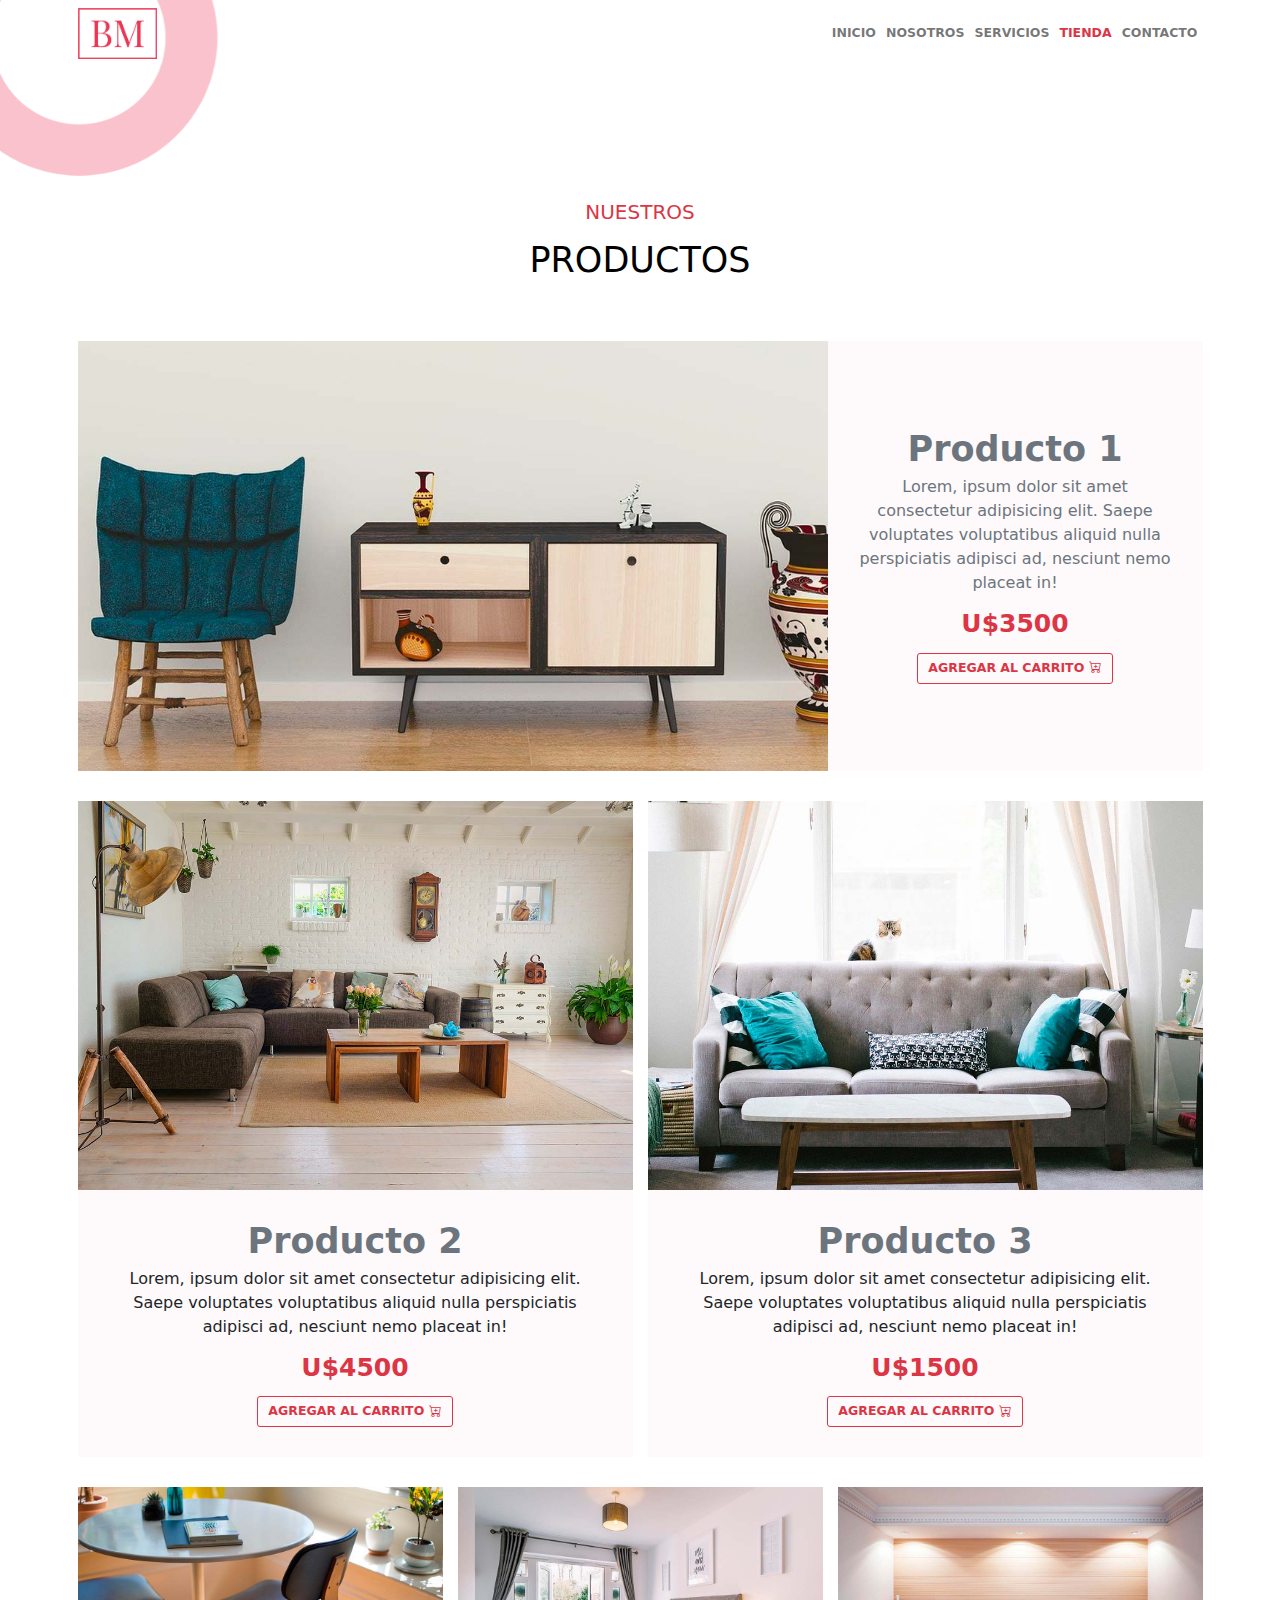
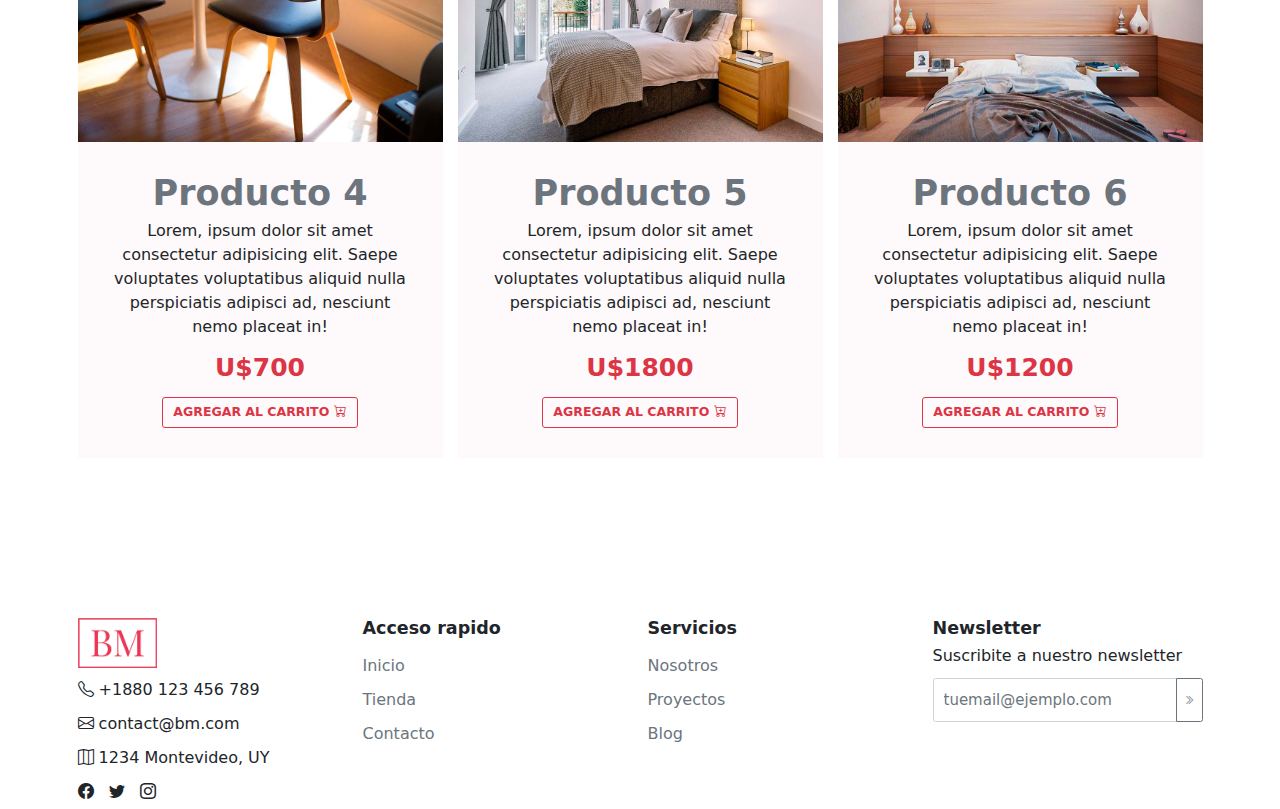
<file: tienda.html>
<!DOCTYPE html>
<html lang="en">

<head>
  <meta charset="UTF-8">
  <meta http-equiv="X-UA-Compatible" content="IE=edge">
  <meta name="viewport" content="width=device-width, initial-scale=1.0">
  <title>Desafio Coder</title>
  <link rel="stylesheet" href="css/bootstrap.min.css">
  <link rel="stylesheet" href="css/app.css">
</head>

<body>

  <header class="header">
    <nav class="navbar navbar-expand-lg navbar-light bg-white container-fluid fixed-top">
      <img src="assets/images/shapes/shape-1.png" class="shape-left">
      <div class="container-xl">
        <a class="navbar-brand" href="#">
          <img src="assets/images/logo.png" class="nav__logo" alt="logo">
        </a>
        <button class="navbar-toggler" type="button" data-bs-toggle="collapse" data-bs-target="#navegacion">
          <span class="navbar-toggler-icon"></span>
        </button>
        <div class="collapse navbar-collapse justify-content-end" id="navegacion">
          <div class="navbar-nav text-uppercase fs-5 fw-bold ">
            <a class="nav-link" href="index.html">Inicio</a>
            <a class="nav-link" href="nosotros.html">Nosotros</a>
            <a class="nav-link" href="servicios.html">Servicios</a>
            <a class="nav-link active text-danger" href="tienda.html">Tienda</a>
            <a class="nav-link" href="contacto.html">Contacto</a>
          </div>
        </div>
      </div>
    </nav>
  </header>

  <main>

    <section class="tienda container-xl">
      <div class="text-center">
        <h3 class="text-center text-danger text-uppercase fs-2 mb-4">Nuestros</h3>
        <h2 class="text-center text-black text-uppercase display-4  mb-5">Productos</h2>
      </div>

      <div class="row g-0 py-5">
        <div class="col-md-8 tienda__producto">
          <img src="assets/images/tienda/producto1.jpg" class="img-fluid">
        </div>
        <div
          class="col-md-4 tienda__content text-secondary text-center p-5 d-flex flex-column align-items-center justify-content-center">
          <h3 class="display-4 fw-bold">Producto 1</h3>
          <p>Lorem, ipsum dolor sit amet consectetur adipisicing elit. Saepe voluptates voluptatibus aliquid nulla
            perspiciatis adipisci ad, nesciunt nemo placeat in!</p>
          <p class="fs-1 fw-bold text-danger">U$3500</p>
          <a href="#" class="btn btn-outline-danger btn-lg fw-bold text-uppercase">
            Agregar al carrito <i class="bi bi-cart-plus"></i> </a>
        </div>
      </div>

      <div class="row">
        <div class="col-md-6 ">
          <div class="card">
            <img src="assets/images/tienda/producto2.jpg">
            <div class="card-body text-center tienda__content p-5">
              <h3 class="display-4 fw-bold text-secondary">Producto 2</h3>
              <p>Lorem, ipsum dolor sit amet consectetur adipisicing elit. Saepe voluptates voluptatibus aliquid nulla
                perspiciatis adipisci ad, nesciunt nemo placeat in!</p>
              <p class="fs-1 fw-bold text-danger">U$4500</p>
              <a href="#" class="btn btn-outline-danger btn-lg fw-bold text-uppercase">
                Agregar al carrito <i class="bi bi-cart-plus"></i> </a>
            </div>
          </div>
        </div>
        <div class="col-md-6 ">
          <div class="card">
            <img src="assets/images/tienda/producto3.jpg">
            <div class="card-body text-center tienda__content p-5">
              <h3 class="display-4 fw-bold text-secondary">Producto 3</h3>
              <p>Lorem, ipsum dolor sit amet consectetur adipisicing elit. Saepe voluptates voluptatibus aliquid nulla
                perspiciatis adipisci ad, nesciunt nemo placeat in!</p>
              <p class="fs-1 fw-bold text-danger">U$1500</p>
              <a href="#" class="btn btn-outline-danger btn-lg fw-bold text-uppercase">
                Agregar al carrito <i class="bi bi-cart-plus"></i> </a>
            </div>
          </div>
        </div>
      </div>

      <div class="row py-5">
        <div class="col-md-4 ">
          <div class="card">
            <img src="assets/images/tienda/producto4.jpg">
            <div class="card-body text-center tienda__content p-5">
              <h3 class="display-4 fw-bold text-secondary">Producto 4</h3>
              <p>Lorem, ipsum dolor sit amet consectetur adipisicing elit. Saepe voluptates voluptatibus aliquid nulla
                perspiciatis adipisci ad, nesciunt nemo placeat in!</p>
              <p class="fs-1 fw-bold text-danger">U$700</p>
              <a href="#" class="btn btn-outline-danger btn-lg fw-bold text-uppercase">
                Agregar al carrito <i class="bi bi-cart-plus"></i> </a>
            </div>
          </div>
        </div>
        <div class="col-md-4 ">
          <div class="card">
            <img src="assets/images/tienda/producto5.jpg">
            <div class="card-body text-center tienda__content p-5">
              <h3 class="display-4 fw-bold text-secondary">Producto 5</h3>
              <p>Lorem, ipsum dolor sit amet consectetur adipisicing elit. Saepe voluptates voluptatibus aliquid nulla
                perspiciatis adipisci ad, nesciunt nemo placeat in!</p>
              <p class="fs-1 fw-bold text-danger">U$1800</p>
              <a href="#" class="btn btn-outline-danger btn-lg fw-bold text-uppercase">
                Agregar al carrito <i class="bi bi-cart-plus"></i> </a>
            </div>
          </div>
        </div>
        <div class="col-md-4 ">
          <div class="card">
            <img src="assets/images/tienda/producto6.jpg">
            <div class="card-body text-center tienda__content p-5">
              <h3 class="display-4 fw-bold text-secondary">Producto 6</h3>
              <p>Lorem, ipsum dolor sit amet consectetur adipisicing elit. Saepe voluptates voluptatibus aliquid nulla
                perspiciatis adipisci ad, nesciunt nemo placeat in!</p>
              <p class="fs-1 fw-bold text-danger">U$1200</p>
              <a href="#" class="btn btn-outline-danger btn-lg fw-bold text-uppercase">
                Agregar al carrito <i class="bi bi-cart-plus"></i> </a>
            </div>
          </div>
        </div>
      </div>

    </section>

  </main>

  <footer class="footer container-xl pb-2">
    <div class="row ">
      <div class="col-12 col-md-4  col-lg-3 mt-5">
        <img src="assets/images/logo.png" class="nav__logo">
        <div class="footer__info d-flex flex-column p-0 m-0">
          <a><i class="bi bi-telephone"></i> +1880 123 456 789</a>
          <a><i class="bi bi-envelope"></i> contact@bm.com</a>
          <a><i class="bi bi-map"></i> 1234 Montevideo, UY</a>
        </div>
        <div class="footer__socials d-row">
          <i class="bi bi-facebook me-3"></i>
          <i class="bi bi-twitter me-3"></i>
          <i class="bi bi-instagram me-3"></i>
        </div>

      </div>
      <div class="col-12 col-sm-6 col-md-4 col-lg-3  mt-5 ">
        <h3 class=" fw-bold">Acceso rapido</h3>
        <div class="footer__info d-flex flex-column text-decoration-none">
          <a href="index.html" class="text-secondary">Inicio</a>
          <a href="tienda.html" class="text-secondary">Tienda</a>
          <a href="contacto.html" class="text-secondary">Contacto</a>
        </div>

      </div>
      <div class="col-12  col-sm-6 col-md-4 col-lg-3 mt-5">
        <h3 class=" fw-bold">Servicios</h3>
        <div class="footer__info d-flex flex-column">
          <a href="nosotros.html" class="text-secondary">Nosotros</a>
          <a href="servicios.html" class="text-secondary">Proyectos</a>
          <a href="#" class="text-secondary">Blog</a>
        </div>
      </div>
      <div class="col-6 col-sm-4 col-lg-3  mt-5">
        <h3 class=" fw-bold ">Newsletter</h3>
        <p class="text-nowrap">Suscribite a nuestro newsletter</p>
        <div class="input-group">
          <input type="email" class="form-control p-3 fs-4" placeholder="tuemail@ejemplo.com">
          <button class="btn btn-outline-secondary" type="button"><i class="bi bi-chevron-double-right"></i></button>
        </div>
      </div>
    </div>

  </footer>




  <script src="js/bootstrap.bundle.min.js"></script>
</body>

</html>
</file>
<file: css/app.css>
@import url('https://cdn.jsdelivr.net/npm/bootstrap-icons@1.8.1/font/bootstrap-icons.css');

html {
	font-size: 62.5%;
}

body {
	font-size: 1.6rem;
	position: relative;
}

.header {
	position: relative;
}

.shape-left {
	position: absolute;
	top: 0;
	left: 0;
	max-width: 15rem;
	z-index: 1031;
}

@media (min-width: 768px) {
	.shape-left {
		max-width: 20rem;
	}
}

@media (min-width: 900px) {
	.shape-left {
		max-width: 25rem;
	}
}

.shape-animation {
	position: absolute;
	top: 70%;
	max-width: 10rem;
	left: 1rem;
	animation: rotate 5s infinite linear;
}

@media (min-width: 1200px) {
	.shape-animation {
		max-width: 25rem;
		left: 5rem;
	}
}

@keyframes rotate {
	0% {
		transform: rotate(0deg);
	}

	100% {
		transform: rotate(360deg);
	}
}

.shape-animation-top {
	top: 15%;
	right: 55%;
	position: absolute;
	animation: rotate 5s infinite linear;
}

.nav__logo {
	max-width: 8rem;
}

.header__hero {
	min-height: 55vh;
	position: relative;
}

.header__content {
	z-index: 2;
}

.header__bg {
	background-image: url(../assets/images/banner-image.png);
	background-size: cover;
	background-position: center;
	background-repeat: no-repeat;
	min-height: 55vh;
	position: absolute;
	right: 0;
	top: 0;
}

.shape-bg {
	position: absolute;
	bottom: -5rem;
	left: -5rem;
	max-width: 15rem;
	z-index: -1;
}

@media (min-width: 768px) {
	.shape-bg {
		max-width: 20rem;
		bottom: -7rem;
		left: -7rem;
	}
}

@media (min-width: 900px) {
	.shape-bg {
		max-width: 25rem;
		bottom: -8rem;
		left: -8rem;
	}
}

main {
	margin-top: 20rem;
}

.img-car {
	object-fit: cover;
	object-position: bottom center;
	width: 100%;
	height: 45rem;
	aspect-ratio: 1/1;
}

.carousel-indicators button {
	width: 4rem !important;
	height: 0.5rem !important;
}

.footer {
	margin-top: 10rem;
}

.footer a:nth-of-type(1) {
	margin-top: 1rem;
}

.footer a {
	margin-bottom: 1rem;
	text-decoration: none;
}

.equipo {
	margin-top: 20rem;
}

.card-img {
	object-fit: cover;
	aspect-ratio: 1/1;
	height: 100%;
	width: 100%;
}

.servicios__card {
	box-shadow: rgba(0, 0, 0, 0.05) 0px 1px 2px 0px;
	background-color: #fff;
	margin-right: 1rem;
	text-align: center;
	display: flex;
	flex-direction: column;
	justify-content: space-between;
	gap: 1rem;
	line-height: 1.6;
	background-color: rgba(235, 54, 86, 0.03);
}

.testimoniales {
	margin-top: 10rem;
}

.testimoniales__bg {
	background-size: cover;
	background-image: url(../assets/images/testimonial-bg.jpg);
	background-repeat: no-repeat;
	background-size: cover;
	background-position: center;
}

.testimonial__card {
	height: 40vh;
}

.testimonial__card::before {
	content: ' ';
	position: absolute;
	background-image: url(../assets/images/quote.svg);
	background-repeat: no-repeat;
	background-size: cover;
	width: 5rem;
	height: 5rem;
	left: 0;
	top: 33%;
	opacity: 0.8;
}

.testimonial__img {
	object-fit: cover;
	height: 12rem;
	width: 12rem;
	border-radius: 50%;
}

.testimonial__card p {
	line-height: 1.6;
	text-align: center;
}

@media (min-width: 768px) {
	.tienda__producto img {
		height: 43rem;
		width: 100%;
		object-fit: cover;
	}
}

.tienda__content {
	background-color: rgba(235, 54, 86, 0.03);
}

.card {
	border: none !important;
}

.contacto {
	margin-bottom: 10rem;
}

.form-control {
	padding: 1rem;
	font-size: 1.4rem;
}

.contacto__img {
	height: 60rem;
	width: 100%;
	object-fit: cover;
}
</file>
